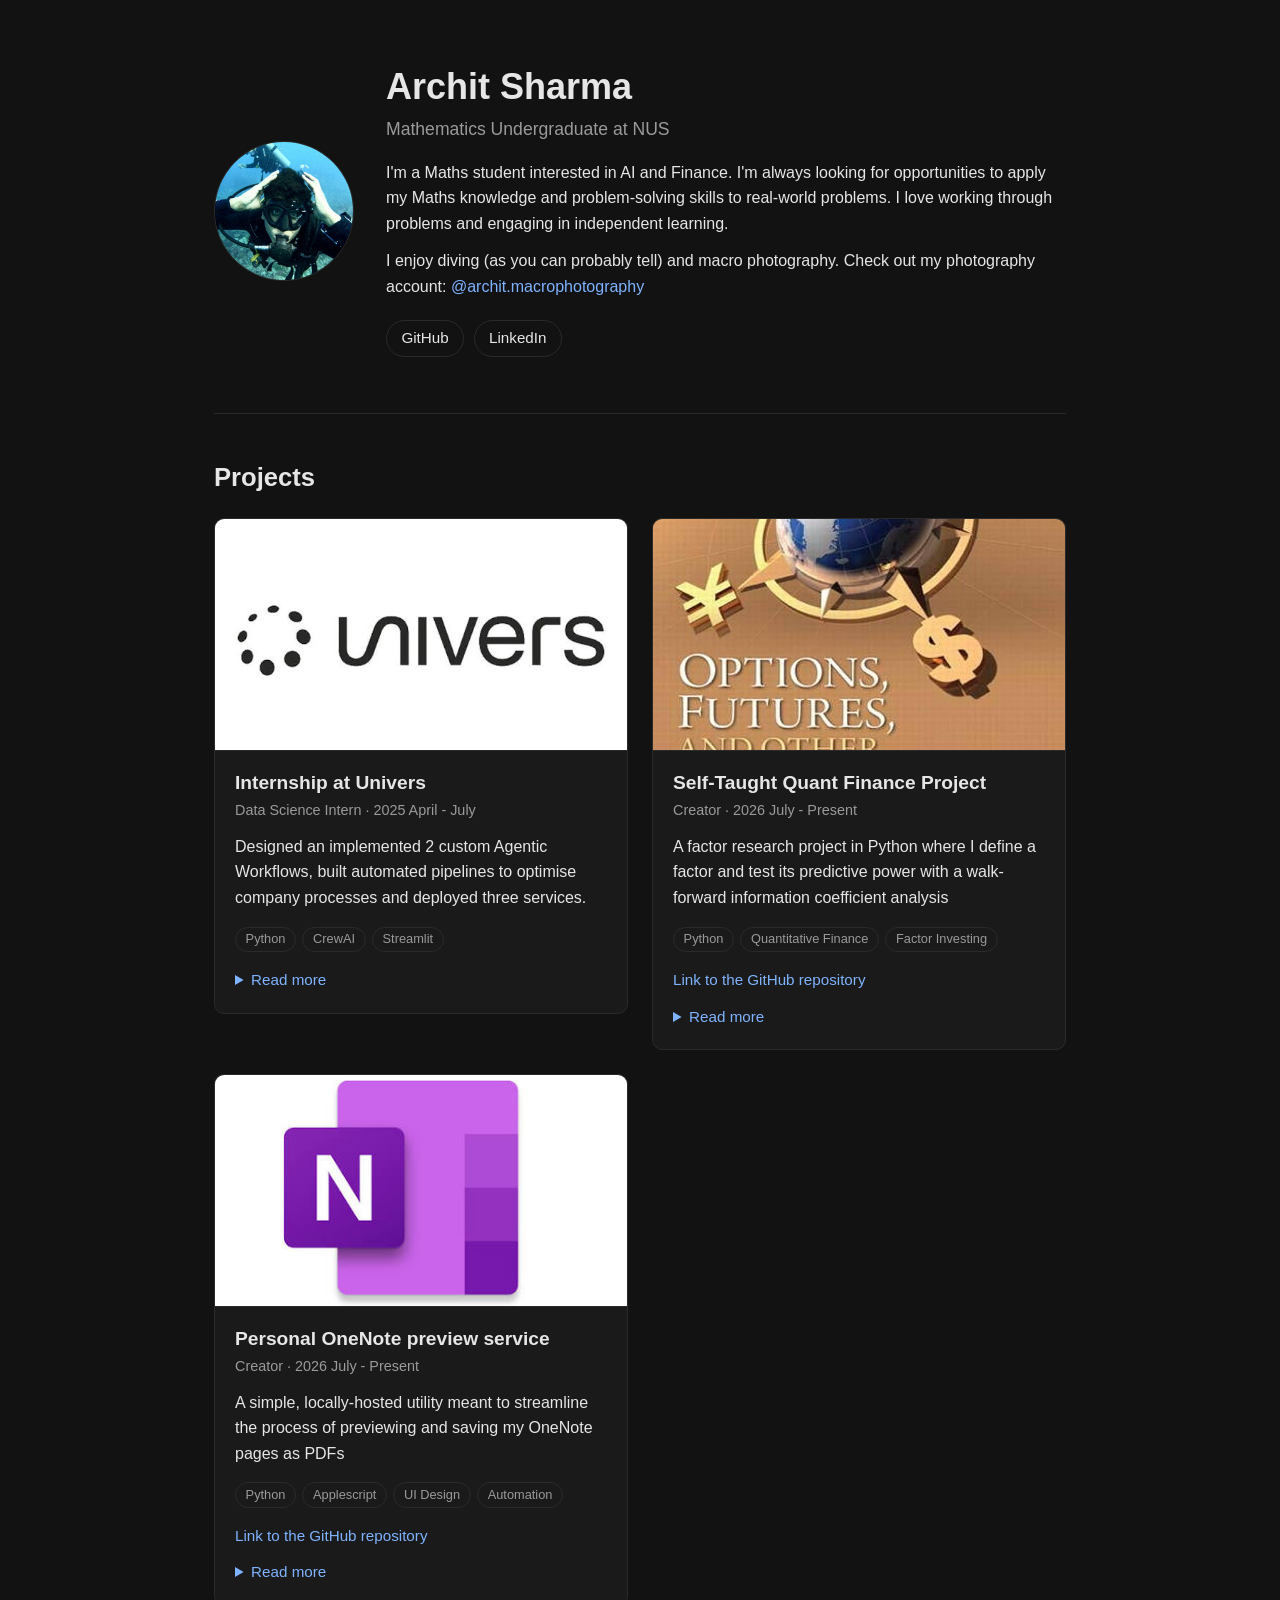
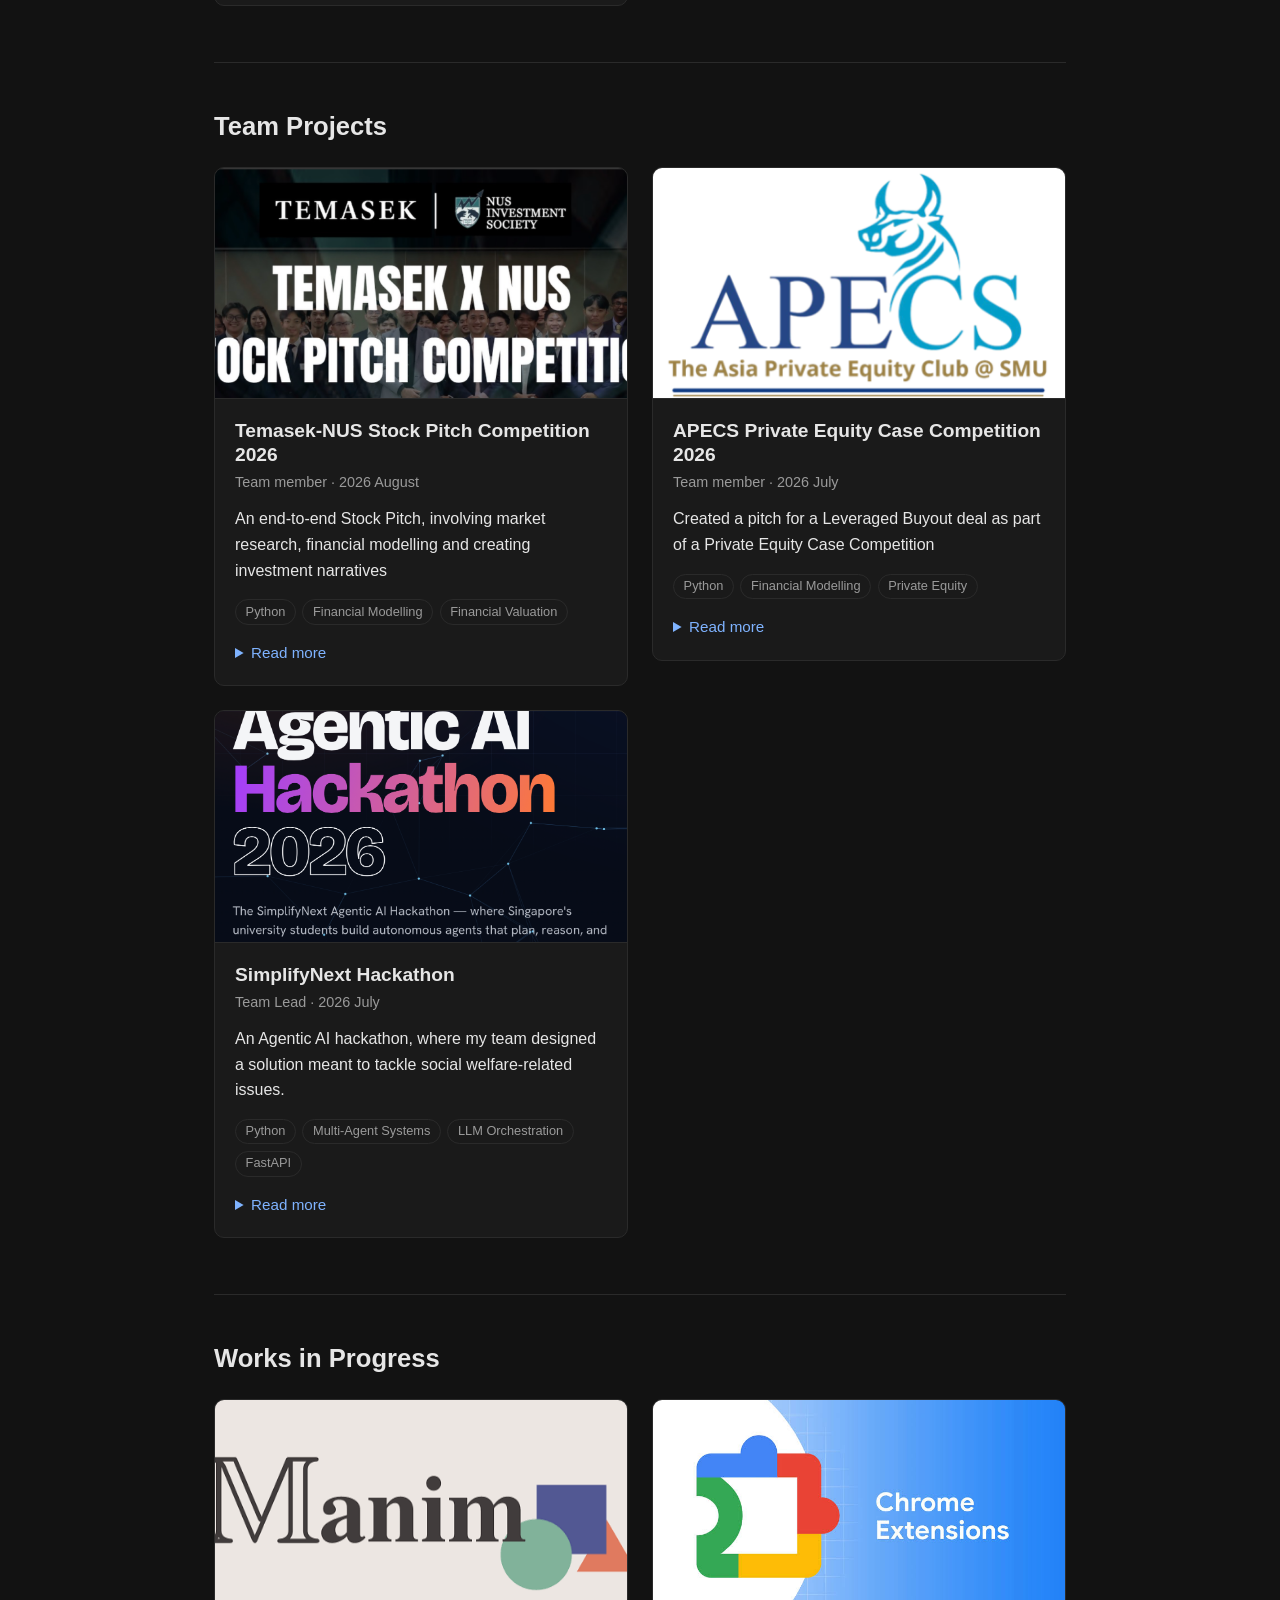
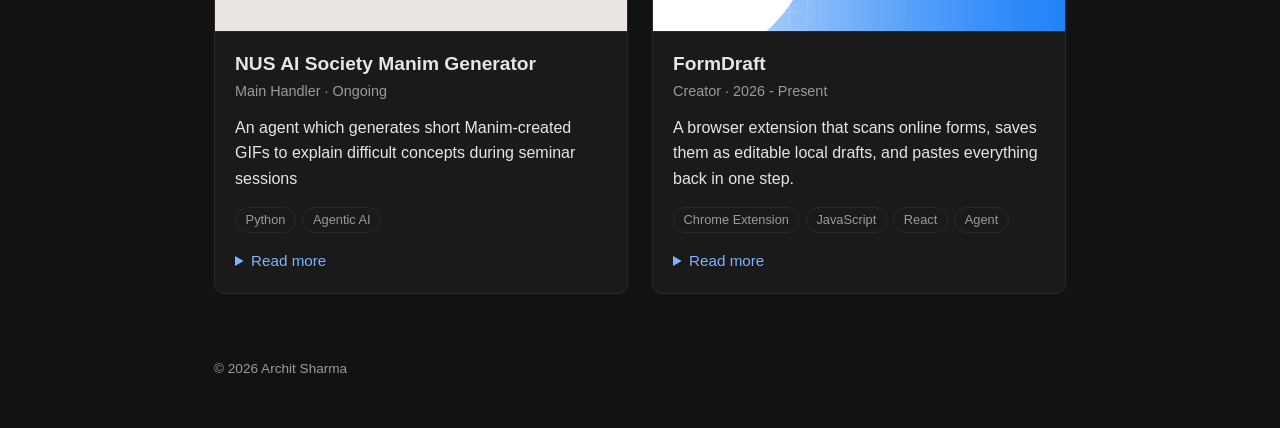
<file: index.html>
<!doctype html>
<html lang="en">
<head>
  <meta charset="utf-8">
  <meta name="viewport" content="width=device-width, initial-scale=1">
  <title>Archit Sharma</title>
  <meta name="description" content="Mathematics Undergraduate at NUS">
  <meta property="og:type" content="website">
  <meta property="og:title" content="Archit Sharma">
  <meta property="og:description" content="Mathematics Undergraduate at NUS">
  <meta property="og:url" content="https://architsharma69.github.io">
  <meta property="og:image" content="https://architsharma69.github.io/assets/photo_2026-09-21_22-08-14.jpg">
  <meta name="theme-color" content="#121212">
  <link rel="stylesheet" href="style.css">
</head>
<body>
  <main>
    <section class="intro">
      <img class="avatar" src="assets/photo_2026-09-21_22-08-14.jpg" alt="Photo of Archit Sharma" width="140" height="140">
      <div class="intro-text">
        <h1>Archit Sharma</h1>
        <p class="tagline">Mathematics Undergraduate at NUS</p>
        <div class="bio"><p>I'm a Maths student interested in AI and Finance. I'm always looking for opportunities to apply my Maths knowledge and problem-solving skills to real-world problems. I love working through problems and engaging in independent learning.</p>
<p>I enjoy diving (as you can probably tell) and macro photography. Check out my photography account: <a href="https://www.instagram.com/archit.macrophotography/">@archit.macrophotography</a></p></div>
        <ul class="links"><li><a href="https://github.com/architsharma69">GitHub</a></li><li><a href="https://www.linkedin.com/in/archit-sharma-a4a1252b7">LinkedIn</a></li></ul>
      </div>
    </section>

    <section class="projects">
      <h2>Projects</h2>
      <div class="grid">
        <article class="card">
          <img class="card-image" src="assets/images.jpeg" alt="Internship at Univers thumbnail" loading="lazy">
          <div class="card-body">
            <h3>Internship at Univers</h3>
            <p class="meta">Data Science Intern · 2025 April - July</p>
            <p class="summary">Designed an implemented 2 custom Agentic Workflows, built automated pipelines to optimise company processes and deployed three services.</p>
            <ul class="tags"><li>Python</li><li>CrewAI</li><li>Streamlit</li></ul>
            <details>
              <summary>Read more</summary>
              <div class="details-body"><h2>What I Built</h2>
<ul>
<li>Wrote a time series analysis service for fault detection in escalators. Integrated with an internal email API to automatically send alerts once fault is detected. Increased fault detection frequency from weekly to daily.</li>
<li>Created an internal chatbot for company staff to easily access company documents. Used AI with a vector database to allow for semantic searching of whole documents or specific pages.</li>
<li>Designed a team of AI agents to conduct data validation of large datasets containing HVAC sensor information. Streamlined data validation pipeline by automating data validation process. Reduced duration from one week to 10 minutes.</li>
<li>Learned how to use CrewAI, a python module for AI agents.</li>
<li>Leveraged Docker and Cron to deploy code to the corporate cloud, ensuring consistent and reliable execution. Deployed 3 separate services to company servers.</li>
</ul></div>
            </details>
          </div>
        </article>
        <article class="card">
          <img class="card-image" src="assets/Quant.jpg" alt="Self-Taught Quant Finance Project thumbnail" loading="lazy">
          <div class="card-body">
            <h3>Self-Taught Quant Finance Project</h3>
            <p class="meta">Creator · 2026 July - Present</p>
            <p class="summary">A factor research project in Python where I define a factor and test its predictive power with a walk-forward information coefficient analysis</p>
            <ul class="tags"><li>Python</li><li>Quantitative Finance</li><li>Factor Investing</li></ul>
            <div class="card-links"><a href="https://github.com/architsharma69/Quant_Project">Link to the GitHub repository</a></div>
            <details>
              <summary>Read more</summary>
              <div class="details-body"><h2>What I Built</h2>
<ul>
<li>Created a custom study plan, covering:<ul>
<li>Securities</li>
<li>Financial Ratios</li>
<li>Factors</li>
<li>Derivatives</li>
<li>Option Pricing</li>
<li>Time Series Analysis Methods</li>
<li>Factor Models</li>
<li>Alpha Factor Design </li>
<li>Designing a Backtest</li>
</ul>
</li>
<li>Went through the study materials</li>
<li>Completed regular Python tasks, writing implementations of concepts learned</li>
<li>Study Notes and Python scripts have been pushed to GitHub</li>
</ul>
<h2>Deliverables</h2>
<p>A Jupyter notebook with: 
1. A clearly defined factor formula
2. A walk-forward IC calculation showing predictive power
3. A research note explaining why the factor might work economically</p></div>
            </details>
          </div>
        </article>
        <article class="card">
          <img class="card-image" src="assets/OneNote.jpeg" alt="Personal OneNote preview service thumbnail" loading="lazy">
          <div class="card-body">
            <h3>Personal OneNote preview service</h3>
            <p class="meta">Creator · 2026 July - Present</p>
            <p class="summary">A simple, locally-hosted utility meant to streamline the process of previewing and saving my OneNote pages as PDFs</p>
            <ul class="tags"><li>Python</li><li>Applescript</li><li>UI Design</li><li>Automation</li></ul>
            <div class="card-links"><a href="https://github.com/architsharma69/OneNote_Paginate_Utility">Link to the GitHub repository</a></div>
            <details>
              <summary>Read more</summary>
              <div class="details-body"><h2>The Issue</h2>
<p>OneNote is designed as an endless page - it does not automatically create pagebreaks when writing notes. It also doesn't display guidelines to indicate where the page will be split when the document is exported. For someone that uses OneNote to write assignments, I needed to know how the pages will be split when I exported my document as a PDF.</p>
<h2>What I did</h2>
<ul>
<li>Created a utility script that displays a preview of the PDF on a scalable <code>tkinter</code> window.</li>
<li>Used Applescripts along with MacOS <code>Shortcuts</code> to trigger the service using keyboard shortcuts</li>
</ul></div>
            </details>
          </div>
        </article>
      </div>
    </section>
    <section class="team">
      <h2>Team Projects</h2>
      <div class="grid">
        <article class="card">
          <img class="card-image" src="assets/temasek.png" alt="Temasek-NUS Stock Pitch Competition 2026 thumbnail" loading="lazy">
          <div class="card-body">
            <h3>Temasek-NUS Stock Pitch Competition 2026</h3>
            <p class="meta">Team member · 2026 August</p>
            <p class="summary">An end-to-end Stock Pitch, involving market research, financial modelling and creating investment narratives</p>
            <ul class="tags"><li>Python</li><li>Financial Modelling</li><li>Financial Valuation</li></ul>
            <details>
              <summary>Read more</summary>
              <div class="details-body"><h2>Competition Description</h2>
<p>Teams were required to select a company that they believe would benefit from the global scaling of AI infrastructure. They needed to create a pitch to investors to buy the stock of the company an hold it over a 3-5 year horizon.</p>
<h2>What we delivered</h2>
<ul>
<li>A full stock pitch of <code>Modine</code>, a company specialising in data center cooling.</li>
<li>A fundamental analysis of <code>Modine</code>, using DCF valuation</li>
<li>A contrarian view on the <code>Modine</code> stock, arguing that the market has currently undervalued it.</li>
</ul>
<h2>What I did</h2>
<ul>
<li>Carried out Market Research on upstream and downstream AI-linked industries, collating research notes for the team to decide on the industry and company</li>
<li>Designed and wrote out the investment thesis for our chosen company, using popular models such as Porter's Five Forces and SWOT Analysis.</li>
<li>Designed a proffesional-looking deck of slides for the submission</li>
</ul></div>
            </details>
          </div>
        </article>
        <article class="card">
          <img class="card-image" src="assets/apecs.png" alt="APECS Private Equity Case Competition 2026 thumbnail" loading="lazy">
          <div class="card-body">
            <h3>APECS Private Equity Case Competition 2026</h3>
            <p class="meta">Team member · 2026 July</p>
            <p class="summary">Created a pitch for a Leveraged Buyout deal as part of a Private Equity Case Competition</p>
            <ul class="tags"><li>Python</li><li>Financial Modelling</li><li>Private Equity</li></ul>
            <details>
              <summary>Read more</summary>
              <div class="details-body"><h2>Competition Description</h2>
<p>Teams were given the profile of a company, and were tasked to craft a 5 year-long Leveraged Buyout Deal. Teams were required to create a financial model for the growth of the company over the 5 years and test out different debt structures in order to maximize IRR.</p>
<h2>What we delivered</h2>
<ul>
<li>A financial model, tracking the forecasted returns from the LBO deal over the 5-year range.</li>
<li>3 separate models for 3 separate cases - a bull market, bear market and base market.</li>
<li>A sensitivity analysis, testing how much the final IRR changes in response to small changes in debt structure.</li>
</ul>
<h2>What I did</h2>
<ul>
<li>Studied PE deals, understood the exact workings of a LBO deal</li>
<li>Helped design the financial model, specifically, quantifying my teammate's assumptions into growth rates / discount rates</li>
<li>Helped design a deck of slides for the competition.</li>
</ul></div>
            </details>
          </div>
        </article>
        <article class="card">
          <img class="card-image" src="assets/simplify.png" alt="SimplifyNext Hackathon thumbnail" loading="lazy">
          <div class="card-body">
            <h3>SimplifyNext Hackathon</h3>
            <p class="meta">Team Lead · 2026 July</p>
            <p class="summary">An Agentic AI hackathon, where my team designed a solution meant to tackle social welfare-related issues.</p>
            <ul class="tags"><li>Python</li><li>Multi-Agent Systems</li><li>LLM Orchestration</li><li>FastAPI</li></ul>
            <details>
              <summary>Read more</summary>
              <div class="details-body"><h2>Competition Description</h2>
<p>The SimplifyNext Hackathon is a competition where participants solve real-world business challenges using cutting-edge AI, automation, and intelligent-agent technologies. Teams are required to design innovative solutions to genuine industry problems.</p>
<p>My group looked to address issues faced by startup founders. Founders want to focus on their ideas, not on mastering business admin — HR, finance, logistics, filling out forms, writing grant and loan applications, and navigating a different tech-savvy platform for each one. BRO is our hackathon entry: an assistant that takes on that peripheral work so founders don't have to.</p>
<p>The hackathon had elements of enterprising for social good. It has increased my motivation for entrepreneurship. </p>
<h2>What we delivered</h2>
<ul>
<li>An <strong>Orchestrator</strong> agent that classifies every incoming message as <code>clarify</code> (asks a follow-up), <code>direct</code> (answers small talk itself) or <code>delegate</code> (routes rephrased sub-questions to specialists, then synthesizes their responses — surfacing conflicts rather than silently picking a side).</li>
<li>An <strong>HR Manager</strong> agent that places and reassigns tasks against a team roster, gated by a hard Python safety check rather than LLM judgment alone, and logs wellbeing events.</li>
<li>A three-specialist <strong>Document generation</strong> team: a Statutory Compliance Specialist (Singapore ACRA incorporation filings), an Internal Financial Synthesizer (reviews a 3-year forecast computed deterministically in Python, not by the LLM), and a Grant &amp; Capital Strategist (compiles Startup SG Founder / EDG grant packages).</li>
<li>Two independent front ends — a Streamlit dashboard and a Telegram bot — both thin clients of the same FastAPI backend, with session state kept server-side so conversation history follows the user across either UI.</li>
</ul>
<h2>What I did</h2>
<ul>
<li>Led the team and owned the overall multi-agent architecture, including how the Orchestrator delegates to and synthesizes results from the HR and Document generation branches.</li>
<li>Handled deployment and infrastructure for the project, including troubleshooting AWS account access issues during the competition window.</li>
<li>Coordinated integration between the FastAPI backend and the two front ends (Streamlit + Telegram).</li>
</ul></div>
            </details>
          </div>
        </article>
      </div>
    </section>
    <section class="wip">
      <h2>Works in Progress</h2>
      <div class="grid">
        <article class="card">
          <img class="card-image" src="assets/manim.png" alt="NUS AI Society Manim Generator thumbnail" loading="lazy">
          <div class="card-body">
            <h3>NUS AI Society Manim Generator</h3>
            <p class="meta">Main Handler · Ongoing</p>
            <p class="summary">An agent which generates short Manim-created GIFs to explain difficult concepts during seminar sessions</p>
            <ul class="tags"><li>Python</li><li>Agentic AI</li></ul>
            <details>
              <summary>Read more</summary>
              <div class="details-body"><h2>Description</h2>
<p>NUS AI Society is a research and engineering-focused community of students dedicated to exploring the frontier of Artificial Intelligence.</p>
<p>The Manim Generator is an agentic application that is meant to be deployed live during seminars and research-sharing sessions. It ingests the transcript, slides and other information, and outputs short animations generated using <code>Manim</code> - a Python Library used to create animations and simulations for educational content. These animations are meant to visualise abstract concepts taught during these seminar sessions, acting as visual aids for the audience.</p>
<h2>What I'm building</h2>
<ul>
<li>An agent which reads the transcript, extracts pieces of it and puts them into buckets. Each bucket corresponds to one concept - one animation that will be outputted.</li>
<li>Each bucket is promoted to a typed <code>AnimationPlan</code> - a structured input which will be sent to a manim animation generator (forked from an open source repository) to actualy create the animation.</li>
<li>Along the way, we will inject another repository of Claude Skills, created for manim code generation.</li>
<li>Following a number of rounds of iteration, including Human-In-The-Loop feedback, the final animation will outputted as either a GIF or as a slideshow which the speaker can manually traverse through.</li>
</ul>
<h2>Tech stack</h2>
<p>Python</p></div>
            </details>
          </div>
        </article>
        <article class="card">
          <img class="card-image" src="assets/formdraft.jpeg" alt="FormDraft thumbnail" loading="lazy">
          <div class="card-body">
            <h3>FormDraft</h3>
            <p class="meta">Creator · 2026 - Present</p>
            <p class="summary">A browser extension that scans online forms, saves them as editable local drafts, and pastes everything back in one step.</p>
            <ul class="tags"><li>Chrome Extension</li><li>JavaScript</li><li>React</li><li>Agent</li></ul>
            <details>
              <summary>Read more</summary>
              <div class="details-body"><h2>Description</h2>
<p>Many online forms don't persist your responses between sessions — you leave and come back to a blank form, dropdowns and all. FormDraft treats any web form like a document: capture it once, draft your answers locally, and fill it back in with one click.</p>
<h2>What I'm building</h2>
<ul>
<li><strong>Scan</strong> — a two-pass capture. A DOM parser handles native <code>&lt;input&gt;</code>, <code>&lt;select&gt;</code> and <code>&lt;textarea&gt;</code> fields first; a screenshot + Claude vision fallback catches whatever it misses (custom div-based dropdowns, styled radio groups) and merges the results into one JSON template.</li>
<li><strong>Draft</strong> — the extension popup renders the saved template as an editable form, with multiple drafts supported per URL (e.g. several job applications on the same portal).</li>
<li><strong>Fill</strong> — native fields are refilled via synthetic <code>input</code>/<code>change</code> events, so React/Vue/Angular apps register the change in their own state, not just the DOM. Custom UI fields are located and clicked using the LLM's description of the element. Fields that genuinely can't be automated — CAPTCHAs, signature pads — are flagged for manual completion instead of guessed at.</li>
</ul>
<h2>Tech stack</h2>
<p>Chrome Extension (Manifest V3), vanilla JS content scripts, React + Vite popup UI, <code>chrome.storage.local</code> for persistence, Claude API for the vision fallback.</p>
<h2>Current scope</h2>
<p>Custom UI components and multi-page or branching forms are best-effort in v1. CAPTCHAs are intentionally out of scope.</p></div>
            </details>
          </div>
        </article>
      </div>
    </section>
  </main>

  <footer>
    <p>&copy; 2026 Archit Sharma</p>
  </footer>
</body>
</html>
</file>
<file: style.css>
:root {
  --bg: #121212;
  --surface: #1a1a1a;
  --border: #2a2a2a;
  --text: #e6e6e6;
  --muted: #9a9a9a;
  --accent: #7fb3ff;
  --radius: 10px;
}

* { box-sizing: border-box; }

html { color-scheme: dark; }

body {
  margin: 0;
  background: var(--bg);
  color: var(--text);
  font-family: -apple-system, BlinkMacSystemFont, "Segoe UI", Roboto, Helvetica, Arial, sans-serif;
  line-height: 1.6;
}

main {
  max-width: 900px;
  margin: 0 auto;
  padding: 4rem 1.5rem 2rem;
}

a { color: var(--accent); text-decoration: none; }
a:hover { text-decoration: underline; }

h1, h2, h3 { line-height: 1.25; margin: 0; }

/* ---------- Intro ---------- */

.intro {
  display: flex;
  align-items: center;
  gap: 2rem;
  padding-bottom: 3.5rem;
  border-bottom: 1px solid var(--border);
}

.avatar {
  width: 140px;
  height: 140px;
  flex: none;
  border-radius: 50%;
  object-fit: cover;
  border: 1px solid var(--border);
}

.intro h1 { font-size: 2.25rem; }

.tagline {
  margin: 0.4rem 0 1rem;
  color: var(--muted);
  font-size: 1.1rem;
}

.bio p { margin: 0 0 0.75rem; }

.links {
  display: flex;
  flex-wrap: wrap;
  gap: 0.6rem;
  list-style: none;
  margin: 1.25rem 0 0;
  padding: 0;
}

.links a {
  display: inline-block;
  padding: 0.35rem 0.9rem;
  border: 1px solid var(--border);
  border-radius: 999px;
  color: var(--text);
  font-size: 0.95rem;
}

.links a:hover {
  border-color: var(--accent);
  color: var(--accent);
  text-decoration: none;
}

/* ---------- Projects / Team projects / Works in progress ---------- */

.projects { padding-top: 3rem; }
.projects > h2, .team > h2, .wip > h2 { font-size: 1.6rem; margin-bottom: 1.5rem; }

.team, .wip {
  margin-top: 3.5rem;
  padding-top: 3rem;
  border-top: 1px solid var(--border);
}

.grid {
  display: grid;
  grid-template-columns: repeat(auto-fill, minmax(min(100%, 380px), 1fr));
  gap: 1.5rem;
  align-items: start;
}

.card {
  background: var(--surface);
  border: 1px solid var(--border);
  border-radius: var(--radius);
  overflow: hidden;
}

.card:hover { border-color: #3d3d3d; }

.card-image {
  display: block;
  width: 100%;
  aspect-ratio: 16 / 9;
  object-fit: cover;
  border-bottom: 1px solid var(--border);
}

.card-body { padding: 1.25rem; }

.card h3 { font-size: 1.2rem; }

.meta {
  margin: 0.25rem 0 0.75rem;
  color: var(--muted);
  font-size: 0.9rem;
}

.summary { margin: 0 0 1rem; }

.tags {
  display: flex;
  flex-wrap: wrap;
  gap: 0.4rem;
  list-style: none;
  margin: 0 0 1rem;
  padding: 0;
}

.tags li {
  padding: 0.1rem 0.6rem;
  border: 1px solid var(--border);
  border-radius: 999px;
  color: var(--muted);
  font-size: 0.8rem;
}

.card-links {
  display: flex;
  flex-wrap: wrap;
  gap: 1rem;
  margin: 0 0 0.5rem;
  font-size: 0.95rem;
}

details { margin-top: 0.75rem; }

summary {
  cursor: pointer;
  color: var(--accent);
  font-size: 0.95rem;
}

.details-body {
  margin-top: 0.75rem;
  padding-top: 0.75rem;
  border-top: 1px solid var(--border);
  font-size: 0.95rem;
}

.details-body h2, .details-body h3 { font-size: 1.05rem; margin: 1rem 0 0.4rem; }
.details-body img { max-width: 100%; border-radius: 6px; }

.details-body code {
  background: #232323;
  padding: 0.1rem 0.35rem;
  border-radius: 4px;
  font-size: 0.9em;
}

.details-body pre {
  background: #0e0e0e;
  border: 1px solid var(--border);
  border-radius: 6px;
  padding: 0.75rem 1rem;
  overflow-x: auto;
}

.details-body pre code { background: none; padding: 0; }

/* ---------- Footer ---------- */

footer {
  max-width: 900px;
  margin: 0 auto;
  padding: 2rem 1.5rem 3rem;
  color: var(--muted);
  font-size: 0.85rem;
}

footer p { margin: 0; }

/* ---------- Small screens ---------- */

@media (max-width: 600px) {
  main { padding-top: 2.5rem; }
  .intro { flex-direction: column; align-items: flex-start; gap: 1.25rem; }
  .intro h1 { font-size: 1.9rem; }
}
</file>
